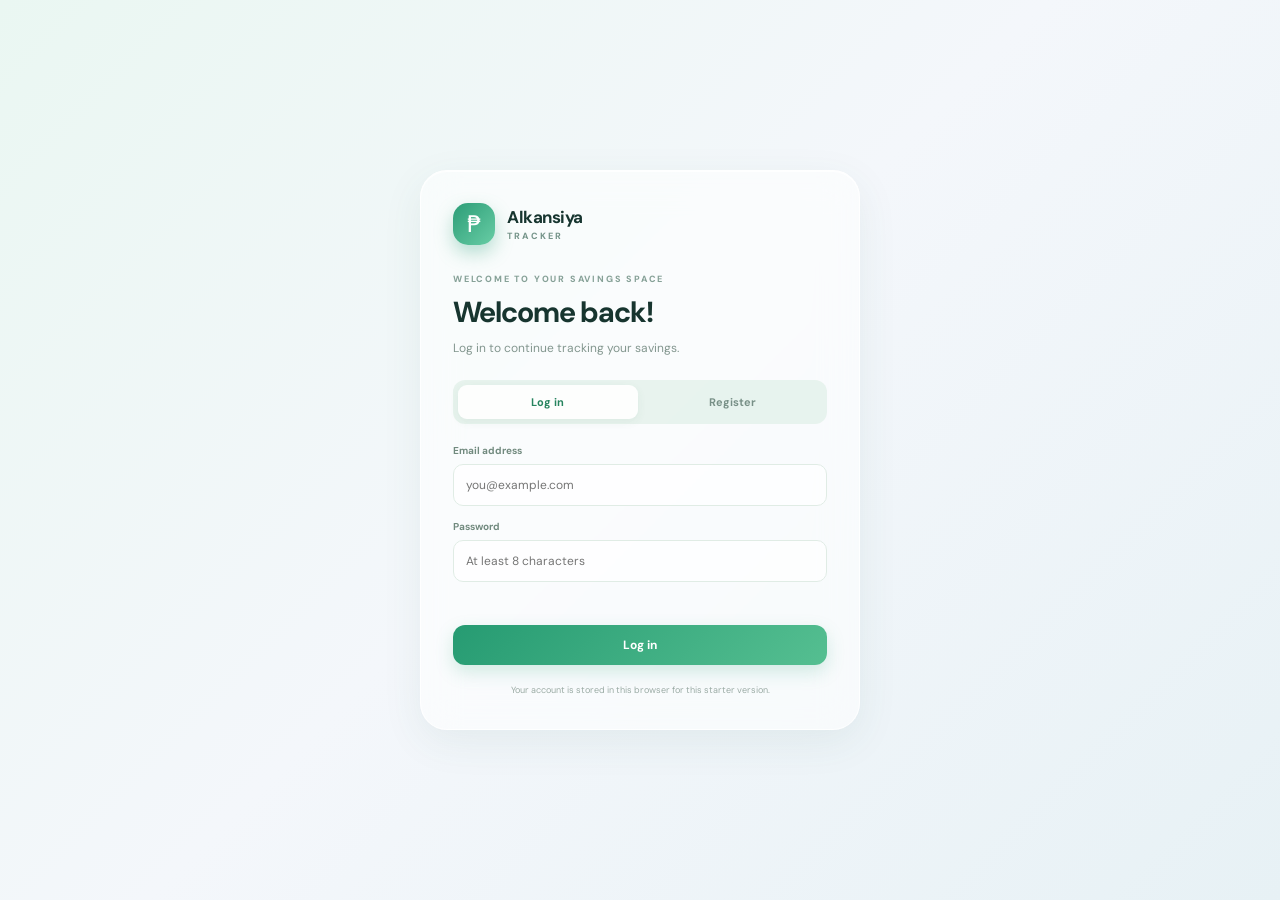
<file: alkansiya-tracker-login-register/alkansiya-tracker/index.html>
<!DOCTYPE html>
<html lang="en">
<head>
  <meta charset="UTF-8">
  <meta name="viewport" content="width=device-width, initial-scale=1.0">
  <title>Alkansiya Tracker</title>
  <link rel="preconnect" href="https://fonts.googleapis.com">
  <link href="https://fonts.googleapis.com/css2?family=DM+Sans:wght@400;500;600;700;800&display=swap" rel="stylesheet">
  <link rel="stylesheet" href="style.css">
</head>
<body>
  <div class="ambient ambient-one"></div><div class="ambient ambient-two"></div>
  <section id="authScreen" class="auth-screen">
    <div class="auth-card glass">
      <div class="brand auth-brand"><div class="brand-mark">₱</div><div><strong>Alkansiya</strong><small>TRACKER</small></div></div>
      <div class="auth-intro"><p class="eyebrow">WELCOME TO YOUR SAVINGS SPACE</p><h1 id="authHeading">Welcome back!</h1><p class="muted" id="authSubheading">Log in to continue tracking your savings.</p></div>
      <div class="auth-tabs"><button type="button" id="loginTab" class="auth-tab selected">Log in</button><button type="button" id="registerTab" class="auth-tab">Register</button></div>
      <form id="authForm" class="auth-form">
        <label id="nameField" hidden>Full name<input id="accountName" type="text" maxlength="60" placeholder="Your name" autocomplete="name"></label>
        <label>Email address<input id="accountEmail" type="email" placeholder="you@example.com" autocomplete="username" required></label>
        <label>Password<input id="accountPassword" type="password" minlength="8" placeholder="At least 8 characters" autocomplete="current-password" required></label>
        <label id="confirmField" hidden>Confirm password<input id="confirmPassword" type="password" minlength="8" placeholder="Re-enter your password" autocomplete="new-password"></label>
        <p id="authError" class="form-error" role="alert"></p>
        <button class="primary-btn full-btn" id="authSubmit" type="submit">Log in</button>
      </form>
      <p class="auth-footnote">Your account is stored in this browser for this starter version.</p>
    </div>
  </section>
  <div class="app-shell" id="appShell" hidden>
    <aside class="sidebar glass">
      <div class="brand"><div class="brand-mark">₱</div><div><strong>Alkansiya</strong><small>TRACKER</small></div></div>
      <div class="profile-switch">
        <span class="avatar">👨‍👩‍👧</span><div><strong id="activeProfileName">Family Wallet</strong><small>Current workspace</small></div>
        <select id="profileSelect" aria-label="Select profile"><option value="family">Family</option><option value="personal">Personal</option></select>
      </div>
      <nav>
        <a class="nav-link active" href="#dashboard">▦ <span>Dashboard</span></a>
        <a class="nav-link" href="#transactions">↕ <span>Transactions</span></a>
        <a class="nav-link" href="#goals">◎ <span>Savings goals</span></a>
      </nav>
      <div class="sidebar-bottom glass-soft"><span class="sparkle">✦</span><strong>Small savings,</strong><strong>big dreams.</strong><p>Every coin brings you closer to your goal.</p></div>
      <small class="copyright">ALKANSIYA TRACKER · 2026</small>
    </aside>

    <main class="main-content">
      <header class="topbar">
        <div><p class="eyebrow">YOUR MONEY, IN ONE PLACE</p><h1>Good day! <span>👋</span></h1><p class="muted">Here’s how your savings are doing.</p></div>
        <div class="top-actions"><span class="today-pill" id="todayLabel"></span><button class="primary-btn" id="quickAddBtn">＋ Add transaction</button><button class="logout-btn" id="logoutBtn" type="button">Log out</button></div>
      </header>

      <section id="dashboard">
        <div class="stats-grid">
          <article class="stat-card glass"><div class="stat-top"><span>Total balance</span><span class="stat-icon mint">₱</span></div><h2 id="totalBalance">₱0.00</h2><p class="stat-note">Across your selected wallet</p></article>
          <article class="stat-card glass"><div class="stat-top"><span>Total deposits</span><span class="stat-icon blue">↗</span></div><h2 id="totalDeposits">₱0.00</h2><p class="stat-note">Money added so far</p></article>
          <article class="stat-card glass"><div class="stat-top"><span>Total withdrawals</span><span class="stat-icon orange">↘</span></div><h2 id="totalWithdrawals">₱0.00</h2><p class="stat-note">Money taken out</p></article>
          <article class="stat-card glass"><div class="stat-top"><span>Active goals</span><span class="stat-icon purple">◎</span></div><h2 id="activeGoals">0</h2><p class="stat-note">Savings goals in progress</p></article>
        </div>

        <div class="content-grid">
          <section class="panel glass chart-panel">
            <div class="section-heading"><div><p class="eyebrow">SAVINGS ACTIVITY</p><h3>Last 7 days</h3></div><span class="legend"><i></i> Deposits</span></div>
            <div class="chart" id="weeklyChart"><div class="empty-chart">Add deposits to see your activity.</div></div>
          </section>
          <section class="panel glass">
            <div class="section-heading"><div><p class="eyebrow">QUICK ACTION</p><h3>Make a move</h3></div><span class="section-icon">✦</span></div>
            <p class="muted">Record money going into or out of your alkansiya.</p>
            <button class="action-tile" data-type="deposit"><span class="action-symbol deposit-symbol">＋</span><span><strong>Add savings</strong><small>Record a deposit</small></span><b>→</b></button>
            <button class="action-tile" data-type="withdrawal"><span class="action-symbol withdraw-symbol">－</span><span><strong>Withdraw money</strong><small>Record a withdrawal</small></span><b>→</b></button>
          </section>
        </div>

        <section class="panel glass goals-panel" id="goals">
          <div class="section-heading"><div><p class="eyebrow">YOUR NEXT MILESTONE</p><h3>Savings goals</h3></div><button class="secondary-btn" id="addGoalBtn">＋ New goal</button></div>
          <div id="goalsList" class="goals-grid"><p class="muted">No goals yet. Create one to start tracking your progress.</p></div>
        </section>

        <section class="panel glass transactions-panel" id="transactions">
          <div class="section-heading"><div><p class="eyebrow">RECENT ACTIVITY</p><h3>Transactions</h3></div><select id="transactionFilter" class="filter-select"><option value="all">All transactions</option><option value="deposit">Deposits only</option><option value="withdrawal">Withdrawals only</option></select></div>
          <div class="table-wrap"><table><thead><tr><th>DESCRIPTION</th><th>DATE</th><th>TYPE</th><th class="right">AMOUNT</th></tr></thead><tbody id="transactionsBody"><tr><td colspan="4" class="empty-row">No transactions yet. Add your first one!</td></tr></tbody></table></div>
        </section>
      </section>
      <footer>Made for every little win. <span>✦</span></footer>
    </main>
  </div>

  <dialog id="transactionDialog" class="modal glass">
    <form id="transactionForm">
      <div class="modal-heading"><div><p class="eyebrow">WALLET ACTIVITY</p><h3 id="transactionModalTitle">Add transaction</h3></div><button type="button" class="close-btn" data-close="transactionDialog">×</button></div>
      <label>Transaction type<select id="transactionType"><option value="deposit">Deposit</option><option value="withdrawal">Withdrawal</option></select></label>
      <label>Description<input id="transactionDescription" type="text" placeholder="e.g. Daily savings" maxlength="60" required></label>
      <label>Amount (₱)<input id="transactionAmount" type="number" min="0.01" step="0.01" placeholder="0.00" required></label>
      <label>Date<input id="transactionDate" type="date" required></label>
      <p class="form-error" id="transactionError"></p>
      <button class="primary-btn full-btn" type="submit">Save transaction</button>
    </form>
  </dialog>

  <dialog id="goalDialog" class="modal glass">
    <form id="goalForm">
      <div class="modal-heading"><div><p class="eyebrow">PLAN AHEAD</p><h3>Create savings goal</h3></div><button type="button" class="close-btn" data-close="goalDialog">×</button></div>
      <label>Goal name<input id="goalName" type="text" placeholder="e.g. New bicycle" maxlength="45" required></label>
      <label>Target amount (₱)<input id="goalTarget" type="number" min="1" step="0.01" placeholder="5000" required></label>
      <label>Starting amount (₱)<input id="goalSaved" type="number" min="0" step="0.01" value="0"></label>
      <p class="form-error" id="goalError"></p>
      <button class="primary-btn full-btn" type="submit">Create goal</button>
    </form>
  </dialog>
  <script src="app.js"></script>
</body>
</html>
</file>
<file: alkansiya-tracker-login-register/alkansiya-tracker/style.css>
*{box-sizing:border-box} :root{font-family:'DM Sans',sans-serif;color:#17352f;background:#eaf6f1;font-synthesis:none}body{margin:0;min-height:100vh;background:linear-gradient(135deg,#eaf7f2 0%,#f4f7fb 48%,#e7f1f5 100%);overflow-x:hidden}.ambient{position:fixed;border-radius:50%;filter:blur(3px);pointer-events:none;z-index:-1}.ambient-one{width:440px;height:440px;background:radial-gradient(circle,#b6f0d5 0%,transparent 70%);top:-150px;left:22%}.ambient-two{width:520px;height:520px;background:radial-gradient(circle,#c9ddfa 0%,transparent 70%);right:-180px;bottom:-200px}.glass{background:rgba(255,255,255,.56);border:1px solid rgba(255,255,255,.82);box-shadow:0 12px 40px rgba(55,105,88,.08),inset 0 1px 0 rgba(255,255,255,.8);backdrop-filter:blur(18px);-webkit-backdrop-filter:blur(18px)}.glass-soft{background:rgba(255,255,255,.38);border:1px solid rgba(255,255,255,.72);backdrop-filter:blur(14px)}.app-shell{display:grid;grid-template-columns:260px minmax(0,1fr);gap:28px;max-width:1600px;margin:auto;padding:24px;min-height:100vh}.sidebar{border-radius:26px;padding:25px 18px;display:flex;flex-direction:column;min-height:calc(100vh - 48px);position:sticky;top:24px;height:calc(100vh - 48px)}.brand{display:flex;align-items:center;gap:12px;padding:3px 8px 28px}.brand-mark{height:42px;width:42px;border-radius:15px;display:grid;place-items:center;background:linear-gradient(135deg,#2c9d77,#68cda5);color:white;font-weight:800;font-size:23px;box-shadow:0 8px 18px #45ad8760}.brand strong{display:block;font-size:17px;letter-spacing:-.5px}.brand small{display:block;font-size:9px;letter-spacing:2.2px;color:#76958a;font-weight:800;margin-top:2px}.profile-switch{position:relative;display:flex;align-items:center;gap:10px;padding:12px 9px;border-radius:16px;background:rgba(255,255,255,.46);margin-bottom:26px}.avatar{width:38px;height:38px;display:grid;place-items:center;border-radius:13px;background:#e4f4ec;font-size:19px}.profile-switch strong,.profile-switch small{display:block}.profile-switch strong{font-size:12px}.profile-switch small{font-size:10px;color:#82988f;margin-top:3px}.profile-switch select{position:absolute;inset:0;width:100%;opacity:0;cursor:pointer}nav{display:grid;gap:7px}.nav-link{padding:13px 14px;border-radius:13px;text-decoration:none;color:#789087;font-size:18px;display:flex;gap:13px;align-items:center}.nav-link span{font-size:12px;font-weight:700}.nav-link.active,.nav-link:hover{background:rgba(71,174,132,.13);color:#25815f}.sidebar-bottom{margin-top:auto;padding:18px;border-radius:18px}.sparkle{display:block;color:#45ae83;font-size:22px;margin-bottom:12px}.sidebar-bottom strong{display:block;font-size:14px}.sidebar-bottom p{font-size:11px;color:#82968d;line-height:1.6;margin-bottom:0}.copyright{font-size:9px;color:#9aada5;text-align:center;margin-top:18px;letter-spacing:1px}.main-content{min-width:0;padding:13px 4px 0}.topbar{display:flex;justify-content:space-between;align-items:center;gap:20px;margin:0 0 27px}.eyebrow{font-size:9px;letter-spacing:1.8px;font-weight:800;color:#86a197;margin:0 0 8px}.topbar h1{font-size:30px;letter-spacing:-1.2px;margin:0 0 5px}.topbar h1 span{font-size:23px}.muted{color:#82968e;font-size:12px;line-height:1.7;margin:0}.top-actions{display:flex;align-items:center;gap:12px}.today-pill{font-size:11px;color:#6c887d;background:rgba(255,255,255,.5);border:1px solid #fff;padding:10px 13px;border-radius:30px}.primary-btn{border:0;border-radius:12px;padding:12px 17px;background:linear-gradient(135deg,#269b72,#55bf91);color:#fff;font:700 12px 'DM Sans';cursor:pointer;box-shadow:0 7px 18px #36a77c35;transition:.2s}.primary-btn:hover{transform:translateY(-2px);box-shadow:0 10px 22px #36a77c50}.stats-grid{display:grid;grid-template-columns:repeat(4,minmax(0,1fr));gap:15px}.stat-card{padding:19px 20px;border-radius:19px;min-width:0}.stat-top{display:flex;justify-content:space-between;align-items:center;color:#81968d;font-size:11px;font-weight:600}.stat-icon{width:33px;height:33px;border-radius:11px;display:grid;place-items:center;font-size:16px;font-weight:800}.mint{background:#dcf5e9;color:#29956c}.blue{background:#e1efff;color:#5792d2}.orange{background:#fff0df;color:#d99a4b}.purple{background:#eee8ff;color:#9274cf}.stat-card h2{font-size:25px;letter-spacing:-1px;margin:14px 0 4px;white-space:nowrap;overflow:hidden;text-overflow:ellipsis}.stat-note{font-size:10px;color:#9aaba4;margin:0}.content-grid{display:grid;grid-template-columns:1.45fr 1fr;gap:15px;margin-top:16px}.panel{border-radius:20px;padding:21px;margin-top:16px}.content-grid .panel{margin-top:0}.section-heading{display:flex;align-items:center;justify-content:space-between;gap:12px;margin-bottom:15px}.section-heading h3,.modal h3{font-size:17px;letter-spacing:-.5px;margin:0}.section-heading .eyebrow{margin-bottom:5px}.legend{font-size:10px;color:#91a39b}.legend i{display:inline-block;width:7px;height:7px;background:#4bb88b;border-radius:50%;margin-right:5px}.chart{height:170px;display:flex;align-items:end;justify-content:space-around;gap:12px;padding:20px 8px 0}.chart-col{height:100%;display:flex;flex:1;flex-direction:column;justify-content:end;align-items:center;gap:8px}.bar-track{height:125px;width:100%;display:flex;align-items:end;justify-content:center}.bar{width:min(30px,70%);border-radius:8px 8px 3px 3px;background:linear-gradient(180deg,#78d7ac,#36a77c);min-height:3px;box-shadow:0 5px 12px #4db98c30}.chart-col small{font-size:9px;color:#91a39b}.empty-chart{width:100%;align-self:center;text-align:center;color:#a0b1a9;font-size:11px}.section-icon{color:#50b58a}.action-tile{width:100%;border:1px solid rgba(255,255,255,.8);background:rgba(255,255,255,.42);border-radius:14px;padding:11px 12px;display:flex;align-items:center;gap:11px;text-align:left;margin-top:11px;cursor:pointer;color:#24483c}.action-tile:hover{background:rgba(255,255,255,.8);transform:translateY(-1px)}.action-symbol{width:34px;height:34px;border-radius:11px;display:grid;place-items:center;font-size:19px;font-weight:700}.deposit-symbol{background:#def5e8;color:#29956c}.withdraw-symbol{background:#fff0df;color:#d99a4b}.action-tile strong,.action-tile small{display:block}.action-tile strong{font-size:11px}.action-tile small{font-size:9px;color:#9aaba4;margin-top:3px}.action-tile b{margin-left:auto;color:#8aa69a}.secondary-btn{background:rgba(72,177,133,.1);border:1px solid rgba(72,177,133,.18);color:#2d936c;padding:9px 12px;border-radius:10px;font:700 10px 'DM Sans';cursor:pointer}.goals-grid{display:grid;grid-template-columns:repeat(3,minmax(0,1fr));gap:12px}.goal-card{background:rgba(255,255,255,.44);border:1px solid rgba(255,255,255,.82);border-radius:15px;padding:15px}.goal-card h4{font-size:12px;margin:0 0 8px}.goal-amount{font-size:11px;color:#68867a}.progress-track{height:7px;background:#e5eee9;border-radius:20px;overflow:hidden;margin:12px 0 7px}.progress-fill{height:100%;border-radius:20px;background:linear-gradient(90deg,#38a77b,#8bd8b2)}.goal-meta{font-size:9px;color:#94a69e;display:flex;justify-content:space-between}.filter-select{border:1px solid #e3eee8;background:rgba(255,255,255,.55);border-radius:9px;padding:8px 10px;color:#6c887d;font:600 10px 'DM Sans'}.table-wrap{overflow-x:auto}table{width:100%;border-collapse:collapse;text-align:left}th{font-size:9px;letter-spacing:1px;color:#9aaba4;font-weight:700;padding:10px 8px;border-bottom:1px solid #e9f0ec}td{font-size:11px;padding:13px 8px;border-bottom:1px solid rgba(225,237,230,.7);color:#536f63}td:first-child{font-weight:700;color:#365749}.right{text-align:right}.amount-in{color:#29956c;font-weight:700}.amount-out{color:#d39148;font-weight:700}.type-pill{font-size:9px;padding:5px 8px;border-radius:20px;background:#e2f5e9;color:#32956e}.type-pill.withdrawal{background:#fff0df;color:#c98c43}.empty-row{text-align:center;color:#a1b1aa;padding:25px}footer{text-align:center;color:#9aaba4;font-size:10px;padding:23px}footer span{color:#4bb88b}.modal{border:1px solid rgba(255,255,255,.9);border-radius:22px;padding:25px;width:min(430px,calc(100% - 28px));color:#24483c;box-shadow:0 25px 80px #284e3b35}.modal::backdrop{background:rgba(31,65,51,.22);backdrop-filter:blur(5px)}.modal form{display:grid;gap:14px}.modal-heading{display:flex;align-items:center;justify-content:space-between;margin-bottom:6px}.close-btn{border:0;background:rgba(230,241,235,.8);width:30px;height:30px;border-radius:50%;font-size:20px;color:#668477;cursor:pointer}.modal label{display:grid;gap:7px;font-size:10px;font-weight:700;color:#718a7e}.modal input,.modal select{width:100%;border:1px solid #e0ece5;border-radius:10px;background:rgba(255,255,255,.65);padding:11px 12px;font:12px 'DM Sans';color:#24483c;outline:none}.modal input:focus,.modal select:focus{border-color:#6bc49a;box-shadow:0 0 0 3px #6bc49a20}.form-error{color:#c46b55;font-size:10px;min-height:12px;margin:0}.full-btn{width:100%;margin-top:3px}
@media(max-width:1050px){.app-shell{grid-template-columns:220px 1fr;padding:17px;gap:17px}.stats-grid{grid-template-columns:repeat(2,1fr)}.sidebar{height:calc(100vh - 34px);min-height:600px;top:17px}.goals-grid{grid-template-columns:repeat(2,1fr)}}@media(max-width:720px){.app-shell{display:block;padding:12px}.sidebar{position:static;height:auto;min-height:0;padding:13px;border-radius:19px;margin-bottom:20px}.brand{padding:2px 4px 12px}.profile-switch{margin-bottom:10px}.sidebar nav{display:flex;overflow-x:auto}.nav-link{padding:10px 12px;white-space:nowrap}.sidebar-bottom,.copyright{display:none}.main-content{padding:0}.topbar{align-items:flex-start;flex-direction:column;margin-bottom:17px}.topbar h1{font-size:26px}.top-actions{width:100%;justify-content:space-between}.stats-grid{gap:9px}.stat-card{padding:14px}.stat-card h2{font-size:20px}.content-grid{grid-template-columns:1fr}.panel{padding:16px}.goals-grid{grid-template-columns:1fr}.today-pill{font-size:10px}.transactions-panel{padding:14px}th,td{white-space:nowrap}}@media(prefers-reduced-motion:reduce){*{scroll-behavior:auto!important;transition:none!important}}


/* Login and registration */
[hidden]{display:none!important}
.auth-screen{min-height:100vh;display:grid;place-items:center;padding:24px;position:relative}
.auth-card{width:min(440px,100%);padding:32px;border-radius:27px}
.auth-brand{padding:0 0 28px}
.auth-intro{margin-bottom:22px}
.auth-intro h1{font-size:29px;letter-spacing:-1px;margin:0 0 7px}
.auth-tabs{display:grid;grid-template-columns:1fr 1fr;gap:5px;padding:5px;background:rgba(222,238,229,.65);border-radius:12px;margin-bottom:20px}
.auth-tab{border:0;background:transparent;border-radius:9px;padding:10px;color:#789087;font:700 11px 'DM Sans';cursor:pointer}
.auth-tab.selected{background:rgba(255,255,255,.9);color:#27845f;box-shadow:0 3px 10px #356d4a12}
.auth-form{display:grid;gap:14px}
.auth-form label{display:grid;gap:7px;font-size:10px;font-weight:700;color:#718a7e}
.auth-form input{width:100%;border:1px solid #e0ece5;border-radius:10px;background:rgba(255,255,255,.68);padding:12px;font:12px 'DM Sans';color:#24483c;outline:none}
.auth-form input:focus{border-color:#6bc49a;box-shadow:0 0 0 3px #6bc49a20}
.auth-footnote{text-align:center;color:#9aaba4;font-size:9px;line-height:1.6;margin:18px 0 0}
.logout-btn{border:1px solid rgba(255,255,255,.9);background:rgba(255,255,255,.55);color:#6c887d;border-radius:11px;padding:11px 13px;font:700 10px 'DM Sans';cursor:pointer}
.logout-btn:hover{background:#fff}
@media(max-width:720px){.auth-card{padding:24px}.auth-intro h1{font-size:25px}.top-actions{flex-wrap:wrap}.logout-btn{margin-left:auto}}
</file>
